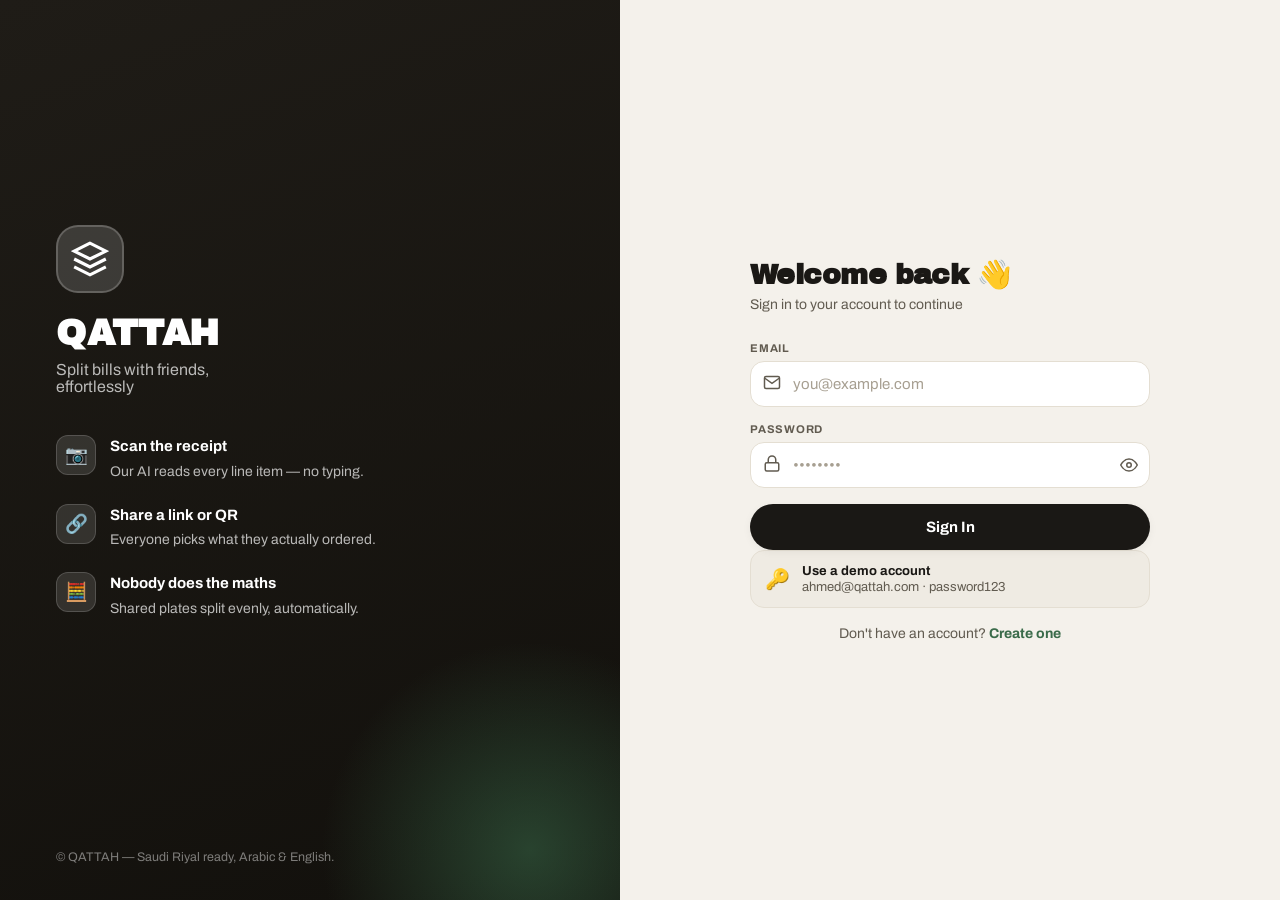
<file: login.html>
<!DOCTYPE html>
<html lang="en">
<head>
  <meta charset="UTF-8">
  <meta name="viewport" content="width=device-width,initial-scale=1,viewport-fit=cover">
  <meta name="theme-color" content="#F4F1EB">
  <title>Login — QATTAH</title>
  <link rel="stylesheet" href="assets/css/style.css">
</head>
<body>
  <div class="auth-page" id="auth-page">

    <!-- ── Brand panel: a header on phones, a full column on desktop ── -->
    <aside class="auth-top">
      <div class="auth-brand">
        <div class="auth-logo-wrap">
          <svg viewBox="0 0 24 24" fill="none" stroke="white" stroke-width="2">
            <path d="M12 2L2 7l10 5 10-5-10-5z"/>
            <path d="M2 17l10 5 10-5"/>
            <path d="M2 12l10 5 10-5"/>
          </svg>
        </div>
        <div class="auth-app-name">QATTAH</div>
        <div class="auth-app-tag">Split bills with friends, effortlessly</div>
      </div>

      <!-- Desktop-only: fills the empty half with something useful -->
      <ul class="auth-points">
        <li>
          <span class="auth-point-ic">📷</span>
          <span><strong>Scan the receipt</strong>Our AI reads every line item — no typing.</span>
        </li>
        <li>
          <span class="auth-point-ic">🔗</span>
          <span><strong>Share a link or QR</strong>Everyone picks what they actually ordered.</span>
        </li>
        <li>
          <span class="auth-point-ic">🧮</span>
          <span><strong>Nobody does the maths</strong>Shared plates split evenly, automatically.</span>
        </li>
      </ul>

      <p class="auth-foot-note">© QATTAH — Saudi Riyal ready, Arabic &amp; English.</p>
    </aside>

    <!-- ── Form column ─────────────────────────────────────────── -->
    <main class="auth-form-wrap">
      <div class="auth-form-inner">
        <h2 class="auth-form-title">Welcome back 👋</h2>
        <p class="auth-form-sub">Sign in to your account to continue</p>

        <!-- Google first: it's one tap, so it shouldn't be the afterthought
             below the form. Removed entirely if no Client ID is configured. -->
        <div class="g-block hidden">
          <div id="g-btn" class="g-btn"></div>
          <div class="auth-divider">or use your email</div>
        </div>

        <form id="login-form" novalidate>
          <div class="form-group">
            <label class="form-label" for="email">Email</label>
            <div class="input-wrap">
              <div class="input-icon">
                <svg viewBox="0 0 24 24" fill="none" stroke="currentColor" stroke-width="2">
                  <path d="M4 4h16c1.1 0 2 .9 2 2v12c0 1.1-.9 2-2 2H4c-1.1 0-2-.9-2-2V6c0-1.1.9-2 2-2z"/>
                  <polyline points="22,6 12,13 2,6"/>
                </svg>
              </div>
              <input class="form-control" id="email" type="email" name="email"
                autocomplete="email" placeholder="you@example.com" required>
            </div>
            <div class="form-error hidden" id="email-error"></div>
          </div>

          <div class="form-group">
            <label class="form-label" for="password">Password</label>
            <div class="input-wrap">
              <div class="input-icon">
                <svg viewBox="0 0 24 24" fill="none" stroke="currentColor" stroke-width="2">
                  <rect x="3" y="11" width="18" height="11" rx="2"/>
                  <path d="M7 11V7a5 5 0 0 1 10 0v4"/>
                </svg>
              </div>
              <input class="form-control" id="password" type="password" name="password"
                autocomplete="current-password" placeholder="••••••••" required>
              <button type="button" class="input-eye" id="toggle-pw" aria-label="Show password">
                <svg id="eye-icon" viewBox="0 0 24 24" fill="none" stroke="currentColor" stroke-width="2">
                  <path d="M1 12s4-8 11-8 11 8 11 8-4 8-11 8-11-8-11-8z"/>
                  <circle cx="12" cy="12" r="3"/>
                </svg>
              </button>
            </div>
            <div class="form-error hidden" id="pw-error"></div>
          </div>

          <div class="form-error hidden" id="form-error" style="margin-bottom:12px"></div>

          <button type="submit" class="btn btn-primary btn-block" id="submit-btn">
            <span class="btn-text">Sign In</span>
          </button>
        </form>

        <!-- Demo credentials hint — one tap to fill -->
        <button type="button" class="auth-demo" id="demo-fill">
          <span class="auth-demo-ic">🔑</span>
          <span class="auth-demo-txt">
            <strong>Use a demo account</strong>
            ahmed@qattah.com · password123
          </span>
        </button>

        <p class="auth-switch">
          Don't have an account? <a href="register.html">Create one</a>
        </p>
      </div>
    </main>

  </div>

  <div id="toast-area" class="toast-area"></div>

  <script src="assets/js/google-signin.js"></script>
  <script>
    // Apply saved theme
    const theme = localStorage.getItem('theme') || 'light';
    document.documentElement.setAttribute('data-theme', theme);

    // Toggle password visibility
    document.getElementById('toggle-pw').addEventListener('click', function() {
      const pw = document.getElementById('password');
      const icon = document.getElementById('eye-icon');
      if (pw.type === 'password') {
        pw.type = 'text';
        icon.innerHTML = '<path d="M17.94 17.94A10.07 10.07 0 0 1 12 20c-7 0-11-8-11-8a18.45 18.45 0 0 1 5.06-5.94M9.9 4.24A9.12 9.12 0 0 1 12 4c7 0 11 8 11 8a18.5 18.5 0 0 1-2.16 3.19m-6.72-1.07a3 3 0 1 1-4.24-4.24"/><line x1="1" y1="1" x2="23" y2="23"/>';
      } else {
        pw.type = 'password';
        icon.innerHTML = '<path d="M1 12s4-8 11-8 11 8 11 8-4 8-11 8-11-8-11-8z"/><circle cx="12" cy="12" r="3"/>';
      }
    });

    // Demo account — fill the form so it can be reviewed in one tap
    document.getElementById('demo-fill').addEventListener('click', function() {
      document.getElementById('email').value    = 'ahmed@qattah.com';
      document.getElementById('password').value = 'password123';
      document.getElementById('email').focus();
    });

    // Sign in with Google — One Tap enabled here so a returning user can
    // land straight in the app without touching the form at all.
    window.GoogleSignIn?.mount({
      oneTap   : true,
      onSuccess: () => { window.location.href = safeRedirect() || 'index.html'; },
    });

    // Returns a safe same-origin redirect target from ?redirect=, or null.
    function safeRedirect() {
      const raw = new URLSearchParams(location.search).get('redirect');
      if (!raw) return null;
      try {
        const url = new URL(raw, location.href);
        return url.origin === location.origin ? url.href : null;
      } catch (_) { return null; }
    }

    // Toast helper
    function showToast(msg, type='error') {
      const area = document.getElementById('toast-area');
      const el   = document.createElement('div');
      el.className = `toast ${type}`;
      el.textContent = msg;
      area.appendChild(el);
      setTimeout(() => { el.classList.add('hiding'); setTimeout(()=>el.remove(),350); }, 3500);
    }

    // Form submit
    document.getElementById('login-form').addEventListener('submit', async function(e) {
      e.preventDefault();
      const btn   = document.getElementById('submit-btn');
      const email = document.getElementById('email').value.trim();
      const pw    = document.getElementById('password').value;

      if (!email) { showToast('Email is required'); return; }
      if (!pw)    { showToast('Password is required'); return; }

      btn.classList.add('loading');
      btn.disabled = true;

      try {
        const res  = await fetch('api/auth/login.php', {
          method:'POST',
          credentials:'include',
          headers:{'Content-Type':'application/json'},
          body: JSON.stringify({ email, password: pw })
        });
        const data = await res.json();
        if (!data.success) { showToast(data.message || 'Login failed'); return; }
        // They chose to sign in again — let One Tap help next time.
        try { localStorage.removeItem('qattah_signed_out'); } catch (_) {}
        window.location.href = safeRedirect() || 'index.html';
      } catch(_) {
        showToast('Network error — is the server running?');
      } finally {
        btn.classList.remove('loading');
        btn.disabled = false;
      }
    });
  </script>
</body>
</html>
</file>
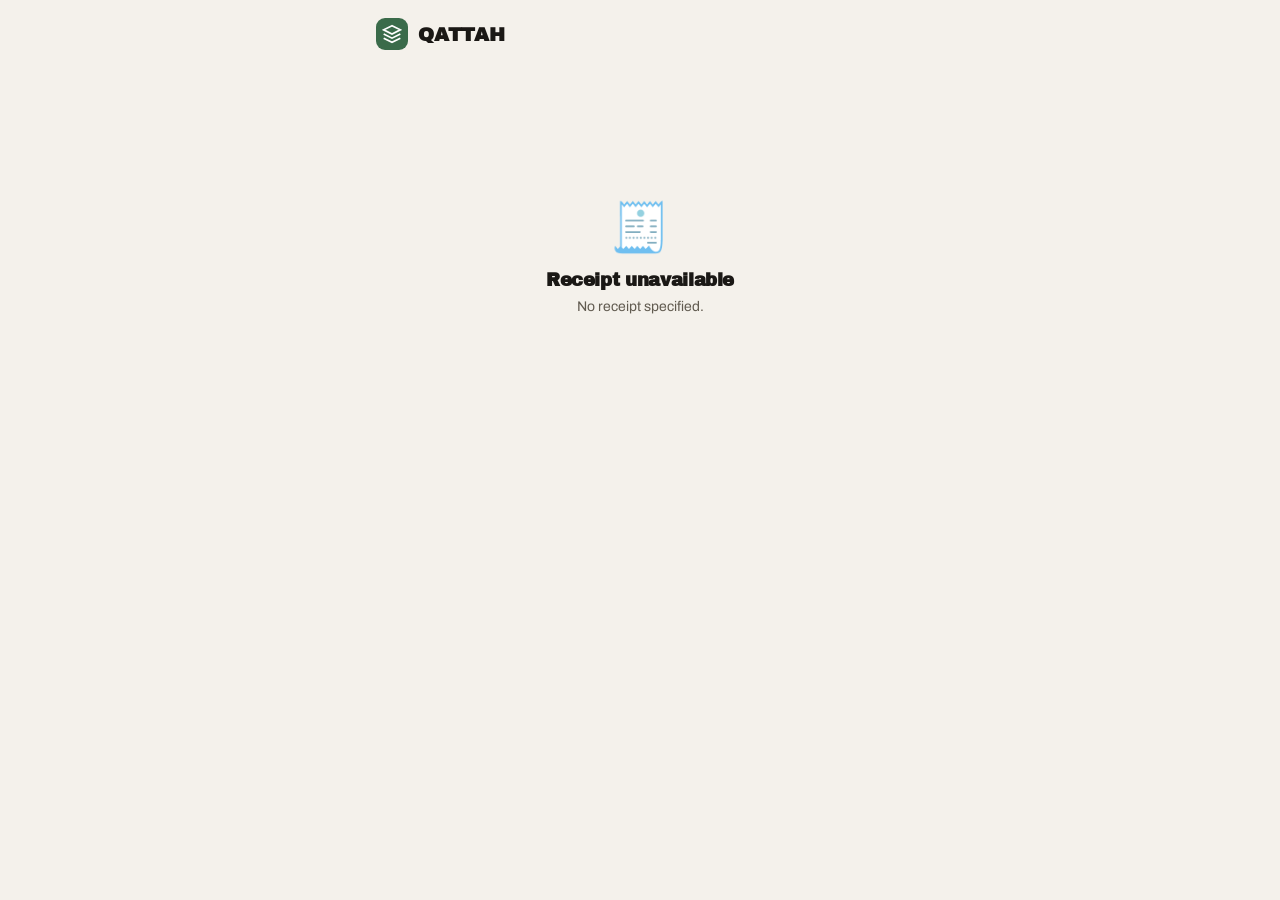
<file: receipt.html>
<!DOCTYPE html>
<html lang="en" data-theme="light">
<head>
  <meta charset="UTF-8">
  <meta name="viewport" content="width=device-width,initial-scale=1,viewport-fit=cover">
  <meta name="theme-color" content="#F4F1EB">
  <title>Shared Receipt — QATTAH</title>
  <link rel="stylesheet" href="assets/css/style.css">
  <style>
    body { display:flex; justify-content:center; background:var(--bg); }
    .receipt-page { width:100%; max-width:560px; min-height:100vh; padding:0 0 40px; }
  </style>
</head>
<body>
  <div class="receipt-page" id="r-root">
    <div class="loading-center"><div class="spinner"></div></div>
  </div>

  <div id="toast-area" class="toast-area"></div>

  <script>
    // Apply saved theme immediately (matches the rest of the app).
    (function () {
      const t = localStorage.getItem('theme') || 'light';
      document.documentElement.setAttribute('data-theme', t);
    })();
  </script>
  <script src="assets/js/api.js"></script>
  <script src="assets/js/google-signin.js"></script>
  <script src="assets/js/receipt-share.js"></script>
</body>
</html>
</file>
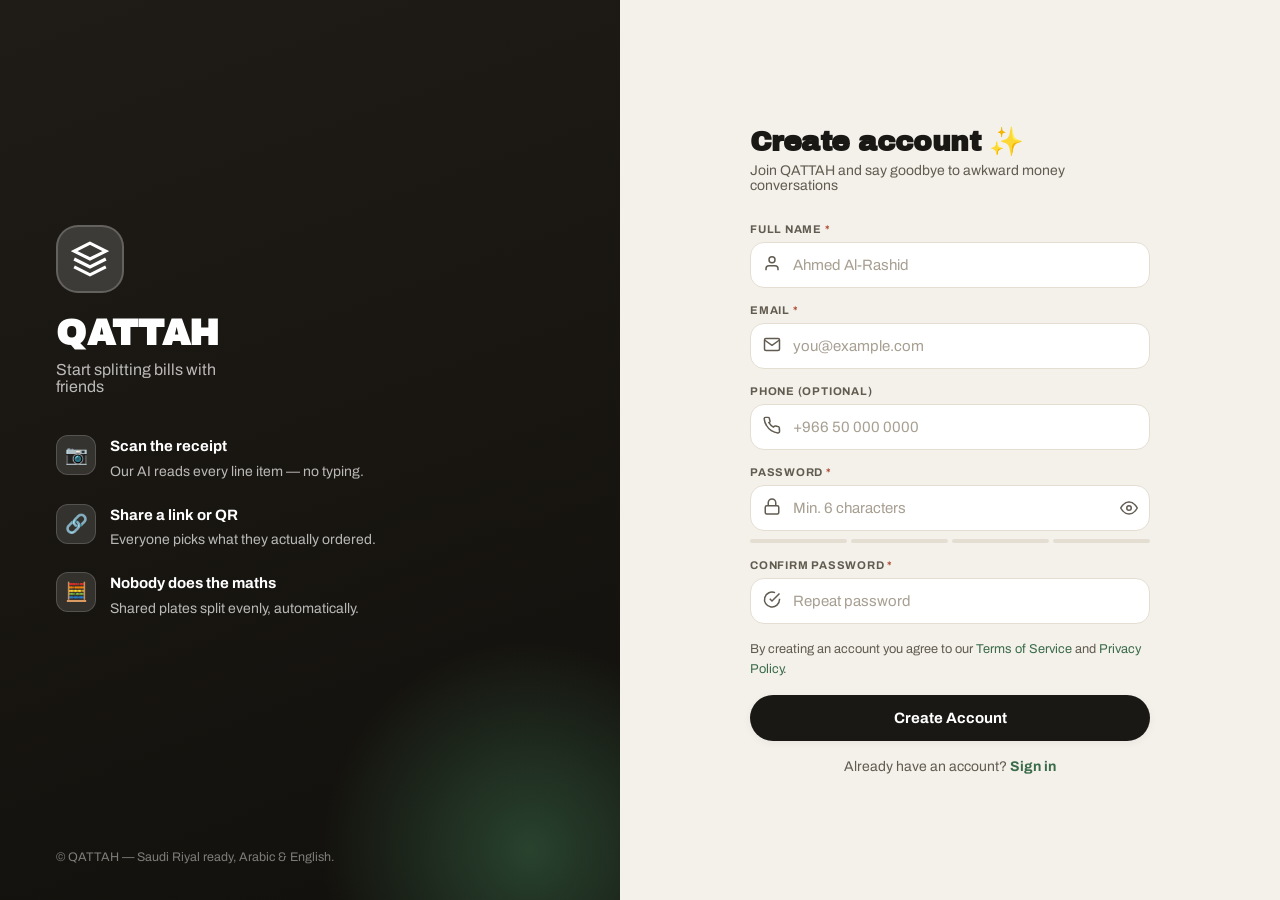
<file: register.html>
<!DOCTYPE html>
<html lang="en">
<head>
  <meta charset="UTF-8">
  <meta name="viewport" content="width=device-width,initial-scale=1,viewport-fit=cover">
  <meta name="theme-color" content="#F4F1EB">
  <title>Register — QATTAH</title>
  <link rel="stylesheet" href="assets/css/style.css">
</head>
<body>
  <div class="auth-page">
    <!-- ── Brand panel: a header on phones, a full column on desktop ── -->
    <aside class="auth-top">
      <div class="auth-brand">
        <div class="auth-logo-wrap">
          <svg viewBox="0 0 24 24" fill="none" stroke="white" stroke-width="2">
            <path d="M12 2L2 7l10 5 10-5-10-5z"/>
            <path d="M2 17l10 5 10-5"/>
            <path d="M2 12l10 5 10-5"/>
          </svg>
        </div>
        <div class="auth-app-name">QATTAH</div>
        <div class="auth-app-tag">Start splitting bills with friends</div>
      </div>

      <ul class="auth-points">
        <li>
          <span class="auth-point-ic">📷</span>
          <span><strong>Scan the receipt</strong>Our AI reads every line item — no typing.</span>
        </li>
        <li>
          <span class="auth-point-ic">🔗</span>
          <span><strong>Share a link or QR</strong>Everyone picks what they actually ordered.</span>
        </li>
        <li>
          <span class="auth-point-ic">🧮</span>
          <span><strong>Nobody does the maths</strong>Shared plates split evenly, automatically.</span>
        </li>
      </ul>

      <p class="auth-foot-note">© QATTAH — Saudi Riyal ready, Arabic &amp; English.</p>
    </aside>

    <main class="auth-form-wrap">
      <div class="auth-form-inner">
      <h2 class="auth-form-title">Create account ✨</h2>
      <p class="auth-form-sub">Join QATTAH and say goodbye to awkward money conversations</p>

      <!-- One tap and there is no form to fill in at all. Removed entirely
           if no Google Client ID is configured. -->
      <div class="g-block hidden">
        <div id="g-btn" class="g-btn"></div>
        <div class="auth-divider">or sign up with your email</div>
      </div>

      <form id="register-form" novalidate>

        <div class="form-group">
          <label class="form-label" for="name">Full Name <span class="req">*</span></label>
          <div class="input-wrap">
            <div class="input-icon">
              <svg viewBox="0 0 24 24" fill="none" stroke="currentColor" stroke-width="2">
                <path d="M20 21v-2a4 4 0 0 0-4-4H8a4 4 0 0 0-4 4v2"/>
                <circle cx="12" cy="7" r="4"/>
              </svg>
            </div>
            <input class="form-control" id="name" name="name" type="text"
              autocomplete="name" placeholder="Ahmed Al-Rashid" required>
          </div>
          <div class="form-error hidden" id="name-error"></div>
        </div>

        <div class="form-group">
          <label class="form-label" for="email">Email <span class="req">*</span></label>
          <div class="input-wrap">
            <div class="input-icon">
              <svg viewBox="0 0 24 24" fill="none" stroke="currentColor" stroke-width="2">
                <path d="M4 4h16c1.1 0 2 .9 2 2v12c0 1.1-.9 2-2 2H4c-1.1 0-2-.9-2-2V6c0-1.1.9-2 2-2z"/>
                <polyline points="22,6 12,13 2,6"/>
              </svg>
            </div>
            <input class="form-control" id="email" name="email" type="email"
              autocomplete="email" placeholder="you@example.com" required>
          </div>
          <div class="form-error hidden" id="email-error"></div>
        </div>

        <div class="form-group">
          <label class="form-label" for="phone">Phone (optional)</label>
          <div class="input-wrap">
            <div class="input-icon">
              <svg viewBox="0 0 24 24" fill="none" stroke="currentColor" stroke-width="2">
                <path d="M22 16.92v3a2 2 0 0 1-2.18 2 19.79 19.79 0 0 1-8.63-3.07A19.5 19.5 0 0 1 4.69 12 19.79 19.79 0 0 1 1.61 3.18 2 2 0 0 1 3.6 1h3a2 2 0 0 1 2 1.72c.127.96.361 1.903.7 2.81a2 2 0 0 1-.45 2.11L7.91 8.09a16 16 0 0 0 6 6l.95-.95a2 2 0 0 1 2.11-.45c.907.339 1.85.573 2.81.7A2 2 0 0 1 21.73 16c-.008.306-.008.614 0 .92z"/>
              </svg>
            </div>
            <input class="form-control" id="phone" name="phone" type="tel"
              autocomplete="tel" placeholder="+966 50 000 0000">
          </div>
        </div>

        <div class="form-group">
          <label class="form-label" for="password">Password <span class="req">*</span></label>
          <div class="input-wrap">
            <div class="input-icon">
              <svg viewBox="0 0 24 24" fill="none" stroke="currentColor" stroke-width="2">
                <rect x="3" y="11" width="18" height="11" rx="2"/>
                <path d="M7 11V7a5 5 0 0 1 10 0v4"/>
              </svg>
            </div>
            <input class="form-control" id="password" name="password" type="password"
              autocomplete="new-password" placeholder="Min. 6 characters" required>
            <button type="button" class="input-eye" id="toggle-pw">
              <svg id="eye-icon" viewBox="0 0 24 24" fill="none" stroke="currentColor" stroke-width="2">
                <path d="M1 12s4-8 11-8 11 8 11 8-4 8-11 8-11-8-11-8z"/>
                <circle cx="12" cy="12" r="3"/>
              </svg>
            </button>
          </div>
          <!-- Strength indicator -->
          <div id="pw-strength-bar" style="display:flex;gap:4px;margin-top:8px">
            <div id="s1" style="height:4px;flex:1;border-radius:2px;background:var(--border);transition:background .3s"></div>
            <div id="s2" style="height:4px;flex:1;border-radius:2px;background:var(--border);transition:background .3s"></div>
            <div id="s3" style="height:4px;flex:1;border-radius:2px;background:var(--border);transition:background .3s"></div>
            <div id="s4" style="height:4px;flex:1;border-radius:2px;background:var(--border);transition:background .3s"></div>
          </div>
          <div class="form-error hidden" id="pw-error"></div>
        </div>

        <div class="form-group">
          <label class="form-label" for="confirm">Confirm Password <span class="req">*</span></label>
          <div class="input-wrap">
            <div class="input-icon">
              <svg viewBox="0 0 24 24" fill="none" stroke="currentColor" stroke-width="2">
                <path d="M22 11.08V12a10 10 0 1 1-5.93-9.14"/>
                <polyline points="22 4 12 14.01 9 11.01"/>
              </svg>
            </div>
            <input class="form-control" id="confirm" name="confirm" type="password"
              autocomplete="new-password" placeholder="Repeat password" required>
          </div>
          <div class="form-error hidden" id="confirm-error"></div>
        </div>

        <!-- Terms -->
        <div style="font-size:.8rem;color:var(--text-muted);margin-bottom:16px;line-height:1.5">
          By creating an account you agree to our
          <a href="#" style="color:var(--primary)">Terms of Service</a> and
          <a href="#" style="color:var(--primary)">Privacy Policy</a>.
        </div>

        <div class="form-error hidden" id="form-error" style="margin-bottom:12px"></div>

        <button type="submit" class="btn btn-primary btn-block" id="submit-btn">
          <span class="btn-text">Create Account</span>
        </button>
      </form>

      <p class="auth-switch">Already have an account? <a href="login.html">Sign in</a></p>
      </div>
    </main>
  </div>

  <div id="toast-area" class="toast-area"></div>

  <script src="assets/js/google-signin.js"></script>
  <script>
    const theme = localStorage.getItem('theme') || 'light';
    document.documentElement.setAttribute('data-theme', theme);

    // Signing up with Google creates the account outright — no form, no
    // password to invent. One Tap stays off here: it's presumptuous on a
    // page someone opened specifically to fill something in.
    window.GoogleSignIn?.mount({
      onSuccess: () => { window.location.href = safeRedirect() || 'index.html'; },
    });

    document.getElementById('toggle-pw').addEventListener('click', function() {
      const pw   = document.getElementById('password');
      const icon = document.getElementById('eye-icon');
      if (pw.type === 'password') {
        pw.type = 'text';
        icon.innerHTML = '<path d="M17.94 17.94A10.07 10.07 0 0 1 12 20c-7 0-11-8-11-8a18.45 18.45 0 0 1 5.06-5.94M9.9 4.24A9.12 9.12 0 0 1 12 4c7 0 11 8 11 8a18.5 18.5 0 0 1-2.16 3.19m-6.72-1.07a3 3 0 1 1-4.24-4.24"/><line x1="1" y1="1" x2="23" y2="23"/>';
      } else {
        pw.type = 'password';
        icon.innerHTML = '<path d="M1 12s4-8 11-8 11 8 11 8-4 8-11 8-11-8-11-8z"/><circle cx="12" cy="12" r="3"/>';
      }
    });

    // Password strength
    document.getElementById('password').addEventListener('input', function() {
      const v = this.value;
      const colors = ['#EF4444','#F59E0B','#10B981','#059669'];
      let score = 0;
      if (v.length >= 6)  score++;
      if (v.length >= 10) score++;
      if (/[A-Z]/.test(v) || /[0-9]/.test(v)) score++;
      if (/[^A-Za-z0-9]/.test(v)) score++;
      ['s1','s2','s3','s4'].forEach((id,i) => {
        document.getElementById(id).style.background = i < score ? colors[score-1] : 'var(--border)';
      });
    });

    function showToast(msg, type='error') {
      const area = document.getElementById('toast-area');
      const el   = document.createElement('div');
      el.className = `toast ${type}`;
      el.textContent = msg;
      area.appendChild(el);
      setTimeout(() => { el.classList.add('hiding'); setTimeout(()=>el.remove(),350); }, 3500);
    }

    // Returns a safe same-origin redirect target from ?redirect=, or null.
    function safeRedirect() {
      const raw = new URLSearchParams(location.search).get('redirect');
      if (!raw) return null;
      try {
        const url = new URL(raw, location.href);
        return url.origin === location.origin ? url.href : null;
      } catch (_) { return null; }
    }

    document.getElementById('register-form').addEventListener('submit', async function(e) {
      e.preventDefault();
      const btn     = document.getElementById('submit-btn');
      const name    = document.getElementById('name').value.trim();
      const email   = document.getElementById('email').value.trim();
      const phone   = document.getElementById('phone').value.trim();
      const pw      = document.getElementById('password').value;
      const confirm = document.getElementById('confirm').value;

      if (!name)         { showToast('Name is required'); return; }
      if (!email)        { showToast('Email is required'); return; }
      if (!pw)           { showToast('Password is required'); return; }
      if (pw.length < 6) { showToast('Password must be at least 6 characters'); return; }
      if (pw !== confirm){ showToast('Passwords do not match'); return; }

      btn.classList.add('loading');
      btn.disabled = true;

      try {
        const res  = await fetch('api/auth/register.php', {
          method:'POST', credentials:'include',
          headers:{'Content-Type':'application/json'},
          body: JSON.stringify({ name, email, phone, password: pw })
        });
        const data = await res.json();
        if (!data.success) { showToast(data.message || 'Registration failed'); return; }
        showToast('Account created! Redirecting…', 'success');
        const dest = safeRedirect() || 'index.html';
        setTimeout(() => window.location.href = dest, 1000);
      } catch(_) {
        showToast('Network error — is the server running?');
      } finally {
        btn.classList.remove('loading');
        btn.disabled = false;
      }
    });
  </script>
</body>
</html>
</file>
<file: assets/css/style.css>
/* ============================================================
   QATTAH — Main Stylesheet · v2.0
   Mobile-first · Dark/Light · RTL-ready

   Visual language adapted from the "SplitEasy" Figma Make design:
   a warm cream ground instead of cold grey-white, near-black ink,
   heavy condensed display type, pill buttons, hairline-bordered
   cards with almost no shadow.

   Two deliberate departures from that design:
   1. Its terracotta (#C0563A) and green (#4A7C59) only reach ~3.9:1
      and ~4.2:1 on the cream background — fine for the giant numerals
      they were used for, but failing AA for the small pills and
      labels we also need them in. Both are darkened here to clear
      4.5:1 on cream while keeping the same character.
   2. The design has no dark theme. The dark palette below is derived
      rather than copied: warm charcoals that keep the cream/ink
      relationship, never the cold navy this file used to have.
   ============================================================ */

@import url('https://fonts.googleapis.com/css2?family=Archivo:wght@400;500;600;700&family=Archivo+Black&family=Cairo:wght@400;500;600;700;900&display=swap');

/* ── CSS Custom Properties ─────────────────────────────────── */
:root {
  /* Ink — the design's primary action colour is near-black, not a hue.
     Kept separate from --primary so QATTAH's green identity survives
     in the logo, nav and money-positive states. */
  --ink:        #1A1815;
  --ink-soft:   #2E2A24;

  /* Brand green — darkened from the design's #4A7C59 to 5.4:1 on cream */
  --primary:        #3A6B4A;
  --primary-dark:   #2C5239;
  --primary-light:  #DFE9E1;

  --secondary:      #2E2A24;
  --accent:         #B8761F;
  --accent-dark:    #915B14;

  /* Money semantics — 5.4:1 and 5.2:1 on cream, both AA for small text */
  --success:        #3A6B4A;
  --success-light:  #DFE9E1;
  --warning:        #B8761F;
  --warning-light:  #F6EBD8;
  --danger:         #A8442A;
  --danger-light:   #F6E2DB;
  --info:           #2F5D7C;
  --info-light:     #DEE7ED;

  /* Warm neutral ramp (replaces the cool blue-greys) */
  --white:      #FFFFFF;
  --gray-50:    #FAF8F4;
  --gray-100:   #F4F1EB;
  --gray-200:   #E4DED2;
  --gray-300:   #CFC7B7;
  --gray-400:   #A79F91;
  --gray-500:   #7D7668;
  --gray-600:   #615B50;
  --gray-700:   #443F37;
  --gray-800:   #2E2A24;
  --gray-900:   #1A1815;

  --bg:         #F4F1EB;
  --bg-card:    #FFFFFF;
  --bg-input:   #EFEBE3;
  --text:       #1A1815;
  --text-muted: #615B50;
  --text-light: #A79F91;
  --border:     #E4DED2;
  --divider:    #EDE8DE;

  /* The design leans on hairline borders, not elevation */
  --shadow:     rgba(26,24,21,.05);
  --shadow-md:  rgba(26,24,21,.09);
  --shadow-lg:  rgba(26,24,21,.16);

  --nav-bg:        #FFFFFF;
  --nav-height:    64px;
  --header-height: 60px;

  --radius-sm:  8px;
  --radius:     14px;
  --radius-lg:  20px;
  --radius-xl:  28px;
  --radius-full:9999px;

  --font-display: 'Archivo Black','Archivo',system-ui,-apple-system,'Segoe UI',sans-serif;
  --font-body:    'Archivo',system-ui,-apple-system,'Segoe UI',Roboto,sans-serif;

  --ease:       0.2s ease;
  --ease-slow:  0.35s cubic-bezier(.4,0,.2,1);
}

/* Arabic gets Cairo for both roles — Archivo Black has no Arabic, and
   falling back mid-page would break the heading/body relationship. */
:root:lang(ar),[dir="rtl"]{
  --font-display: 'Cairo',system-ui,sans-serif;
  --font-body:    'Cairo',system-ui,sans-serif;
}

/* ── Dark theme ─────────────────────────────────────────────── */
/* Warm charcoal, not navy: the cream ground dims rather than turning
   blue, so the design's warmth survives the switch. */
[data-theme="dark"] {
  --ink:        #F2EEE5;          /* black pills invert to cream ones */
  --ink-soft:   #D8D2C5;

  --primary:        #6FA982;      /* lifted for contrast on dark */
  --primary-dark:   #558B67;
  --primary-light:  rgba(111,169,130,.16);

  --success:        #6FA982;
  --success-light:  rgba(111,169,130,.16);
  --warning:        #D9A038;
  --warning-light:  rgba(217,160,56,.16);
  --danger:         #E08163;
  --danger-light:   rgba(224,129,99,.16);
  --info:           #7FAFD0;
  --info-light:     rgba(127,175,208,.16);

  --bg:         #16140F;
  --bg-card:    #211E18;
  --bg-input:   #2B2721;
  --text:       #F2EEE5;
  --text-muted: #A79F91;
  --text-light: #7D7668;
  --border:     #332E26;
  --divider:    #262119;
  --shadow:     rgba(0,0,0,.40);
  --shadow-md:  rgba(0,0,0,.52);
  --shadow-lg:  rgba(0,0,0,.62);
  --nav-bg:     #211E18;
}

/* ── Reset ──────────────────────────────────────────────────── */
*,*::before,*::after{box-sizing:border-box;margin:0;padding:0}
html{font-size:16px;-webkit-tap-highlight-color:transparent;scroll-behavior:smooth}
body{
  font-family:var(--font-body);
  background:var(--bg);color:var(--text);min-height:100vh;overflow-x:hidden;
  -webkit-font-smoothing:antialiased;
  transition:background var(--ease-slow),color var(--ease-slow);
}
[lang="ar"],[dir="rtl"],.rtl{
  font-family:var(--font-body);
  direction:rtl;text-align:right;
}

/* ── Display type ────────────────────────────────────────────
   The design's signature: headings in a heavy condensed face, set
   tight, against a quiet body sans. Archivo Black has one weight,
   so weight declarations here are for the fallback stack. */
h1,h2,h3,.display{
  font-family:var(--font-display);
  font-weight:900;
  letter-spacing:-.02em;
  line-height:1.12;
}
/* Cairo is less condensed than Archivo Black; ease the tracking so
   Arabic headings don't look cramped. */
[dir="rtl"] h1,[dir="rtl"] h2,[dir="rtl"] h3,[dir="rtl"] .display{
  letter-spacing:0;
}

/* Money figures: the design sets these large, heavy and tight. */
.figure{
  font-family:var(--font-display);
  font-weight:900;
  letter-spacing:-.03em;
  font-variant-numeric:tabular-nums;
}
::-webkit-scrollbar{width:4px;height:4px}
::-webkit-scrollbar-thumb{background:var(--gray-300);border-radius:2px}
a{color:var(--primary);text-decoration:none}
img{max-width:100%;display:block}
button,input,select,textarea{font-family:inherit}

/* ── App shell ──────────────────────────────────────────────── */
#app{
  max-width:480px;margin:0 auto;min-height:100vh;
  position:relative;background:var(--bg);
}
.page-content{
  padding-bottom:calc(var(--nav-height) + 20px);
  min-height:calc(100vh - var(--header-height));
}

/* ── Header ─────────────────────────────────────────────────── */
/* The design's header sits on the page ground, not on a raised white
   bar — so the header takes --bg and loses its shadow. */
.app-header{
  position:sticky;top:0;z-index:100;
  background:var(--bg);border-bottom:1px solid var(--border);
  height:var(--header-height);
  display:flex;align-items:center;justify-content:space-between;
  padding:0 16px;
  transition:background var(--ease-slow),border-color var(--ease-slow);
}
/* Wordmark in the display face, in ink — the design sets its brand as
   type, not as a coloured logo. The mark keeps QATTAH's green. */
.header-logo{
  display:flex;align-items:center;gap:9px;
  font-family:var(--font-display);
  font-size:1.3rem;font-weight:900;color:var(--text);letter-spacing:-.01em;
  cursor:pointer;
}
.header-logo-icon{
  width:32px;height:32px;background:var(--primary);
  border-radius:9px;display:flex;align-items:center;justify-content:center;
}
.header-logo-icon svg{width:20px;height:20px;color:#fff}
.header-actions{display:flex;align-items:center;gap:2px}

.icon-btn{
  width:40px;height:40px;border-radius:var(--radius-full);
  border:none;background:transparent;cursor:pointer;
  display:flex;align-items:center;justify-content:center;
  color:var(--text);position:relative;
  transition:background var(--ease);
}
.icon-btn:hover{background:var(--bg-input)}
.icon-btn:active{background:var(--border)}
.icon-btn svg{width:22px;height:22px}

.badge{
  position:absolute;top:4px;right:4px;
  min-width:18px;height:18px;
  background:var(--danger);color:#fff;
  border-radius:var(--radius-full);
  font-size:.65rem;font-weight:700;
  display:flex;align-items:center;justify-content:center;
  padding:0 4px;border:2px solid var(--bg-card);
}
.badge[data-count="0"],.badge.hidden{display:none!important}

/* ── Page title bar ─────────────────────────────────────────── */
.page-title-bar{
  padding:18px 16px 10px;
  display:flex;align-items:center;justify-content:space-between;
}
/* "Your Overview" / "Your Groups" scale from the design */
.page-title-bar h2{font-size:1.75rem}
.page-title-bar p{font-size:.8125rem;color:var(--text-muted);margin-top:4px}

/* ── Bottom Navigation ──────────────────────────────────────── */
.bottom-nav{
  position:fixed;bottom:0;left:50%;transform:translateX(-50%);
  width:100%;max-width:480px;
  height:var(--nav-height);
  background:var(--nav-bg);border-top:1px solid var(--border);
  display:flex;align-items:center;justify-content:space-around;
  z-index:100;box-shadow:0 -2px 16px var(--shadow);
  padding:0 8px;padding-bottom:env(safe-area-inset-bottom);
  transition:background var(--ease-slow);
}
@supports(padding:max(0px)){
  .bottom-nav{height:calc(var(--nav-height) + env(safe-area-inset-bottom,0px));padding-bottom:env(safe-area-inset-bottom,0px)}
  .page-content{padding-bottom:calc(var(--nav-height) + env(safe-area-inset-bottom,0px) + 20px)}
}

.nav-item{
  flex:1;display:flex;flex-direction:column;align-items:center;justify-content:center;
  gap:4px;height:100%;border:none;background:transparent;cursor:pointer;
  color:var(--text-light);font-size:.65rem;font-weight:600;
  text-transform:none;letter-spacing:0;
  transition:color var(--ease);position:relative;padding:0;
}
.nav-item svg{width:22px;height:22px;transition:transform var(--ease)}
/* Active state is ink, matching the design's black-on-cream emphasis */
.nav-item.active{color:var(--text);font-weight:700}
.nav-item.active svg{transform:scale(1.06)}
.nav-item:active svg{transform:scale(.9)}
.nav-item.active::after{
  content:'';position:absolute;top:6px;width:4px;height:4px;
  background:var(--primary);border-radius:50%;
}

/* FAB in nav — flat ink pill, no gradient or coloured glow */
.nav-fab-wrap{flex:1;display:flex;align-items:center;justify-content:center;height:100%}
.nav-fab-btn{
  width:54px;height:54px;
  background:var(--ink);
  border-radius:var(--radius-full);border:none;cursor:pointer;
  display:flex;align-items:center;justify-content:center;
  box-shadow:0 4px 16px var(--shadow-md);
  transition:transform var(--ease),box-shadow var(--ease),background var(--ease);
}
.nav-fab-btn:hover{background:var(--ink-soft);box-shadow:0 6px 22px var(--shadow-lg)}
.nav-fab-btn:active{transform:scale(.9)}
.nav-fab-btn svg{width:26px;height:26px;color:var(--bg-card)}

/* ── Cards ───────────────────────────────────────────────────── */
/* The design defines cards with a hairline and a whisper of shadow,
   letting the white sit against cream rather than float above it. */
.card{
  background:var(--bg-card);border-radius:var(--radius);
  border:1px solid var(--border);
  box-shadow:0 1px 2px var(--shadow);overflow:hidden;
}
.card-p{padding:18px}
.card-interactive{
  transition:transform var(--ease),box-shadow var(--ease),border-color var(--ease);
  cursor:pointer;
}
.card-interactive:hover{border-color:var(--gray-300);box-shadow:0 4px 14px var(--shadow)}
.card-interactive:active{transform:scale(.985)}

/* ── Section header ─────────────────────────────────────────── */
.section-header{
  display:flex;align-items:center;justify-content:space-between;
  padding:16px 16px 8px;
}
.section-title{font-family:var(--font-display);font-size:1.05rem;font-weight:900;letter-spacing:-.01em;color:var(--text)}
.section-link{
  font-size:.8125rem;color:var(--primary);font-weight:600;
  background:none;border:none;cursor:pointer;padding:0;
}

/* ── Dashboard: hero balance card ──────────────────────────── */
/* One ink anchor card carrying the number people open the app to see.
   The design has no gradients or decorative blobs — a flat dark field
   with a very large figure does the work. */
.hero-card{
  margin:14px 16px;padding:24px;
  background:var(--ink);
  border-radius:var(--radius-lg);color:var(--bg-card);
  position:relative;overflow:hidden;
}
.hero-label{
  font-size:.7rem;letter-spacing:.08em;text-transform:uppercase;
  opacity:.62;margin-bottom:8px;font-weight:700;
}
[dir="rtl"] .hero-label{letter-spacing:0;text-transform:none;font-size:.8rem}
.hero-amount{
  font-family:var(--font-display);font-size:2.6rem;font-weight:900;
  letter-spacing:-.035em;margin-bottom:6px;line-height:1;
  font-variant-numeric:tabular-nums;
  /* SAR strings are far wider than "$45.20" — let the figure shrink
     rather than spill out of the card. */
  overflow-wrap:anywhere;
}
.hero-sub{font-size:.8rem;opacity:.65}
.hero-row{display:flex;gap:10px;margin-top:20px}
.hero-stat{
  flex:1;min-width:0;
  background:rgba(255,255,255,.07);border:1px solid rgba(255,255,255,.10);
  border-radius:var(--radius-sm);padding:12px 13px;
}
[data-theme="dark"] .hero-stat{background:rgba(0,0,0,.22);border-color:rgba(255,255,255,.07)}
.hero-stat-label{font-size:.65rem;opacity:.62;letter-spacing:.06em;text-transform:uppercase;font-weight:700}
[dir="rtl"] .hero-stat-label{letter-spacing:0;text-transform:none;font-size:.75rem}
.hero-stat-val{
  font-family:var(--font-display);font-size:1.0625rem;font-weight:900;
  margin-top:4px;letter-spacing:-.02em;white-space:nowrap;
  overflow:hidden;text-overflow:ellipsis;
}

/* ── Balance chips ──────────────────────────────────────────── */
.balance-row{display:grid;grid-template-columns:1fr 1fr;gap:10px;padding:0 16px 14px}
.balance-chip{
  padding:14px;border-radius:var(--radius);
}
.balance-chip.green{background:linear-gradient(135deg,#D1FAE5,#A7F3D0)}
.balance-chip.amber{background:linear-gradient(135deg,#FEF3C7,#FDE68A)}
[data-theme="dark"] .balance-chip.green{background:linear-gradient(135deg,rgba(16,185,129,.2),rgba(16,185,129,.1))}
[data-theme="dark"] .balance-chip.amber{background:linear-gradient(135deg,rgba(245,158,11,.2),rgba(245,158,11,.1))}
.balance-chip-label{font-size:.7rem;font-weight:600;color:var(--text-muted);text-transform:uppercase;letter-spacing:.5px;margin-bottom:6px}
.balance-chip-amount{font-size:1.4rem;font-weight:900;letter-spacing:-.5px}
.balance-chip.green .balance-chip-amount{color:#059669}
.balance-chip.amber .balance-chip-amount{color:#D97706}

/* ── Quick stats ─────────────────────────────────────────────── */
.quick-stats{display:grid;grid-template-columns:repeat(3,1fr);gap:10px;padding:0 16px 14px}
.stat-card{
  background:var(--bg-card);border-radius:var(--radius);padding:16px 10px;
  text-align:center;border:1px solid var(--border);box-shadow:0 1px 2px var(--shadow);
}
.stat-val{font-family:var(--font-display);font-size:1.375rem;font-weight:900;color:var(--text);letter-spacing:-.02em}
.stat-lbl{font-size:.65rem;color:var(--text-muted);margin-top:4px;text-transform:uppercase;letter-spacing:.06em;font-weight:700}
[dir="rtl"] .stat-lbl{letter-spacing:0;text-transform:none;font-size:.75rem}

/* ── Bill list items ─────────────────────────────────────────── */
.bills-list{display:flex;flex-direction:column;gap:8px;padding:0 16px 10px}
/* Activity rows in the design are white pills on cream with a hairline
   and generous padding — the amount pinned right and never truncated. */
.bill-item{
  background:var(--bg-card);border-radius:var(--radius);
  padding:15px 16px;display:flex;align-items:center;gap:12px;
  border:1px solid var(--border);
  box-shadow:0 1px 2px var(--shadow);cursor:pointer;
  transition:transform var(--ease),box-shadow var(--ease),border-color var(--ease);
}
.bill-item:hover{border-color:var(--gray-300);box-shadow:0 4px 14px var(--shadow)}
.bill-item:active{transform:scale(.985)}
.bill-cat-icon{
  width:44px;height:44px;border-radius:var(--radius);
  display:flex;align-items:center;justify-content:center;
  font-size:1.25rem;flex-shrink:0;
}
.bill-info{flex:1;min-width:0}
.bill-title{font-size:.9375rem;font-weight:700;white-space:nowrap;overflow:hidden;text-overflow:ellipsis}
.bill-meta{font-size:.775rem;color:var(--text-muted);margin-top:2px}
/* flex-shrink:0 + white-space guard: the money must survive any width.
   The reference design clipped these off-screen on mobile. */
.bill-right{text-align:right;flex-shrink:0;white-space:nowrap}
[dir="rtl"] .bill-right{text-align:left}
.bill-amount{font-family:var(--font-display);font-size:1rem;font-weight:900;letter-spacing:-.02em}
.bill-you{font-size:.75rem;margin-top:2px;font-weight:600}
.bill-you.owe    {color:var(--danger)}
.bill-you.lent   {color:var(--success)}
.bill-you.settled{color:var(--text-light)}

/* ── People balances row ────────────────────────────────────── */
.people-list{display:flex;flex-direction:column;gap:0;padding:0 16px}
.person-row{
  display:flex;align-items:center;gap:12px;
  padding:12px 0;border-bottom:1px solid var(--divider);
}
.person-row:last-child{border-bottom:none}
/* Pastel circle with dark initials, per the design's member stacks.
   avatarEl() in app.js overrides the background per-person; this is the
   default and the colour set it picks from lives there too. */
.person-avatar{
  width:40px;height:40px;border-radius:50%;flex-shrink:0;
  background:var(--primary-light);
  color:var(--primary-dark);font-weight:700;font-size:.8125rem;
  display:flex;align-items:center;justify-content:center;overflow:hidden;
}
.person-avatar img{width:100%;height:100%;object-fit:cover}
.person-name{font-size:.9375rem;font-weight:600;flex:1}
.person-amount{font-size:.9375rem;font-weight:800}
.person-amount.owe {color:var(--danger)}
.person-amount.lent{color:var(--success)}
.settle-btn{
  padding:8px 14px;background:var(--ink);color:var(--bg-card);
  border:none;border-radius:var(--radius-full);font-size:.75rem;font-weight:700;
  cursor:pointer;transition:background var(--ease);min-height:34px;
}
.settle-btn:hover{background:var(--ink-soft)}

/* ── Groups grid ─────────────────────────────────────────────
   The design runs 1 column on mobile, 2 on tablet, 3 on desktop.
   One column on phones gives the name and balance room to breathe
   instead of squeezing two cards across ~340px. */
.groups-grid{display:grid;grid-template-columns:1fr;gap:12px;padding:0 16px 14px}
@media(min-width:560px){.groups-grid{grid-template-columns:1fr 1fr}}
@media(min-width:900px){.groups-grid{grid-template-columns:repeat(3,1fr);gap:16px}}
.group-card{
  background:var(--bg-card);border-radius:var(--radius);padding:18px;
  border:1px solid var(--border);
  box-shadow:0 1px 2px var(--shadow);cursor:pointer;
  transition:transform var(--ease),box-shadow var(--ease),border-color var(--ease);
}
.group-card:hover{border-color:var(--gray-300);box-shadow:0 4px 14px var(--shadow)}
.group-card:active{transform:scale(.985)}
.group-emoji{font-size:1.6rem;margin-bottom:10px;display:block}
.group-name{
  font-family:var(--font-display);font-size:1.0625rem;font-weight:900;
  letter-spacing:-.01em;color:var(--text);margin-bottom:6px;
  white-space:nowrap;overflow:hidden;text-overflow:ellipsis;
}
.group-meta{font-size:.75rem;color:var(--text-muted)}

/* Balance as a tinted pill, the design's group-card treatment. The
   tints are the AA-safe ones, so this reads at small sizes. */
.group-balance{
  margin-top:12px;font-size:.75rem;font-weight:700;
  display:inline-block;padding:5px 10px;border-radius:var(--radius-full);
}
.group-balance.positive{color:var(--success);background:var(--success-light)}
.group-balance.negative{color:var(--danger); background:var(--danger-light)}
.group-balance.neutral {color:var(--text-muted);background:var(--bg-input)}
.group-card-add{
  background:transparent;border:1.5px dashed var(--gray-300);
  display:flex;flex-direction:column;align-items:center;justify-content:center;
  gap:8px;color:var(--text-muted);min-height:120px;box-shadow:none;
}
.group-card-add:hover{border-color:var(--text-muted);color:var(--text)}
.group-card-add svg{width:28px;height:28px}
.group-card-add span{font-size:.875rem;font-weight:600}

/* ── Profile hero ────────────────────────────────────────────── */
.profile-hero{
  background:linear-gradient(135deg,#064E3B,var(--primary));
  padding:36px 20px 28px;display:flex;flex-direction:column;align-items:center;gap:10px;
}
.profile-avatar-wrap{position:relative}
.profile-avatar{
  width:82px;height:82px;border-radius:50%;
  border:3px solid rgba(255,255,255,.4);
  background:rgba(255,255,255,.2);color:#fff;
  font-size:1.75rem;font-weight:800;
  display:flex;align-items:center;justify-content:center;overflow:hidden;
}
.profile-avatar img{width:100%;height:100%;object-fit:cover}
.avatar-edit-btn{
  position:absolute;bottom:0;right:0;
  width:26px;height:26px;background:var(--accent);border-radius:50%;border:2px solid #fff;
  display:flex;align-items:center;justify-content:center;cursor:pointer;
}
.avatar-edit-btn svg{width:12px;height:12px;color:#fff}
.profile-name{font-size:1.25rem;font-weight:800;color:#fff}
.profile-email{font-size:.875rem;color:rgba(255,255,255,.75)}

.settings-list{padding:0 16px}
.settings-section-lbl{
  font-size:.7rem;font-weight:700;color:var(--text-muted);
  text-transform:uppercase;letter-spacing:.9px;padding:20px 0 8px;
}
.settings-item{
  display:flex;align-items:center;justify-content:space-between;
  padding:13px 0;border-bottom:1px solid var(--divider);cursor:pointer;
}
.settings-item:last-child{border-bottom:none}
.settings-item-left{display:flex;align-items:center;gap:12px}
.settings-icon{
  width:36px;height:36px;border-radius:var(--radius-sm);
  display:flex;align-items:center;justify-content:center;
}
.settings-icon svg{width:18px;height:18px}
.settings-lbl{font-size:.9375rem;font-weight:500}
.settings-val{font-size:.8rem;color:var(--text-muted)}
.settings-chevron svg{width:16px;height:16px;color:var(--text-light)}

/* Toggle switch */
.toggle{
  width:44px;height:24px;background:var(--gray-300);border-radius:12px;
  position:relative;cursor:pointer;border:none;
  transition:background var(--ease);flex-shrink:0;
}
.toggle.on{background:var(--primary)}
.toggle::after{
  content:'';position:absolute;top:2px;left:2px;
  width:20px;height:20px;background:#fff;border-radius:50%;
  transition:transform var(--ease);box-shadow:0 1px 3px rgba(0,0,0,.25);
}
.toggle.on::after{transform:translateX(20px)}

/* ── Analytics ───────────────────────────────────────────────── */
.analytics-wrap{padding:0 16px 16px}
.chart-card{
  background:var(--bg-card);border-radius:var(--radius);padding:18px;
  margin-bottom:14px;box-shadow:0 1px 4px var(--shadow);
}
.chart-card-title{font-size:.9375rem;font-weight:700;margin-bottom:14px;color:var(--text)}
canvas{max-width:100%}
.cat-bars{display:flex;flex-direction:column;gap:14px}
.cat-bar-name{display:flex;align-items:center;gap:6px;font-size:.8125rem;font-weight:600}
.cat-bar-row{display:flex;align-items:center;justify-content:space-between;margin-bottom:5px}
.cat-bar-amt{font-size:.8125rem;font-weight:700;color:var(--text)}
.bar-track{height:7px;background:var(--bg-input);border-radius:4px;overflow:hidden}
.bar-fill{height:100%;border-radius:4px;transition:width .9s cubic-bezier(.4,0,.2,1)}

/* ── Forms ───────────────────────────────────────────────────── */
.form-group{margin-bottom:16px}
/* Small-caps labels, matching the design's "YOU OWE" treatment */
.form-label{
  display:block;font-size:.7rem;font-weight:700;color:var(--text-muted);
  margin-bottom:7px;text-transform:uppercase;letter-spacing:.07em;
}
[dir="rtl"] .form-label{letter-spacing:0;text-transform:none;font-size:.8rem}
.form-label .req{color:var(--danger)}
.form-control{
  width:100%;padding:13px 15px;min-height:46px;
  background:var(--bg-card);border:1px solid var(--border);
  border-radius:var(--radius);font-size:.9375rem;color:var(--text);
  font-family:var(--font-body);
  transition:border-color var(--ease),box-shadow var(--ease);outline:none;
  -webkit-appearance:none;appearance:none;
}
.form-control:focus{
  border-color:var(--ink);background:var(--bg-card);
  box-shadow:0 0 0 3px var(--primary-light);
}
.form-control::placeholder{color:var(--text-light)}
.form-control.is-error{border-color:var(--danger);box-shadow:0 0 0 3px var(--danger-light)}
.form-error{font-size:.8rem;color:var(--danger);margin-top:5px}
.form-hint {font-size:.8rem;color:var(--text-muted);margin-top:4px}
select.form-control{
  background-image:url("data:image/svg+xml,%3Csvg xmlns='http://www.w3.org/2000/svg' width='16' height='16' viewBox='0 0 24 24' fill='none' stroke='%23615B50' stroke-width='2'%3E%3Cpath d='M6 9l6 6 6-6'/%3E%3C/svg%3E");
  background-repeat:no-repeat;background-position:right 12px center;padding-right:38px;cursor:pointer;
}
textarea.form-control{resize:vertical;min-height:80px}

/* Input with leading icon */
.input-wrap{position:relative}
.input-wrap .form-control{padding-left:42px}
.input-icon{position:absolute;left:13px;top:50%;transform:translateY(-50%);color:var(--text-muted);pointer-events:none}
.input-icon svg{width:18px;height:18px}
.input-eye{
  position:absolute;right:12px;top:50%;transform:translateY(-50%);
  background:none;border:none;cursor:pointer;color:var(--text-muted);display:flex;padding:0;
}
.input-eye svg{width:18px;height:18px}

/* ── Buttons ─────────────────────────────────────────────────── */
/* Pill buttons, flat fills, no gradients — straight from the design's
   "+ New Group" treatment. Primary is ink, not the brand green. */
.btn{
  display:inline-flex;align-items:center;justify-content:center;gap:8px;
  padding:13px 22px;border-radius:var(--radius-full);font-size:.9375rem;font-weight:700;
  border:1px solid transparent;cursor:pointer;transition:all var(--ease);
  text-decoration:none;font-family:var(--font-body);letter-spacing:0;
  min-height:46px;                       /* comfortably over the 44px target */
  -webkit-tap-highlight-color:transparent;
}
.btn:active{transform:scale(.97)}
.btn:disabled{opacity:.45;cursor:not-allowed;transform:none!important}
.btn svg{width:18px;height:18px}
.btn-block{width:100%}

.btn-primary{
  background:var(--ink);
  color:var(--bg-card);
  box-shadow:0 2px 8px var(--shadow);
}
.btn-primary:hover:not(:disabled){background:var(--ink-soft);box-shadow:0 4px 16px var(--shadow-md)}

.btn-secondary{
  background:transparent;color:var(--text);
  border-color:var(--gray-300);
}
.btn-secondary:hover:not(:disabled){background:var(--bg-input);border-color:var(--text-light)}

.btn-danger{background:var(--danger);color:#fff}
.btn-danger:hover:not(:disabled){filter:brightness(.92)}
.btn-ghost{background:transparent;color:var(--text-muted)}
.btn-ghost:hover:not(:disabled){background:var(--bg-input);color:var(--text)}
.btn-accent{background:var(--accent);color:#fff}

/* Loading spinner in btn — tinted to the button it sits in, since
   primary is now a light-on-dark pill in light mode and the reverse
   in dark mode. */
.btn.loading .btn-text{display:none}
.btn.loading::after{
  content:'';width:17px;height:17px;
  border:2.5px solid currentColor;border-top-color:transparent;opacity:.85;
  border-radius:50%;animation:spin .7s linear infinite;
}

/* ── Chips / Tags ─────────────────────────────────────────────── */
.chip{
  display:inline-flex;align-items:center;gap:4px;
  padding:4px 10px;border-radius:var(--radius-full);font-size:.75rem;font-weight:600;
}
.chip-green  {background:var(--primary-light);color:var(--primary-dark)}
.chip-amber  {background:var(--warning-light);color:var(--accent-dark)}
.chip-red    {background:var(--danger-light);color:var(--danger)}
.chip-gray   {background:var(--bg-input);color:var(--text-muted)}
.chip-blue   {background:var(--info-light);color:var(--info)}
[data-theme="dark"] .chip-gray{background:var(--gray-700);color:var(--gray-300)}

/* ── Modal (bottom sheet) ────────────────────────────────────── */
.modal-overlay{
  position:fixed;inset:0;background:rgba(0,0,0,.5);
  backdrop-filter:blur(4px);-webkit-backdrop-filter:blur(4px);
  z-index:200;display:flex;align-items:flex-end;justify-content:center;
  opacity:0;pointer-events:none;transition:opacity var(--ease-slow);
}
.modal-overlay.show{opacity:1;pointer-events:all}

.modal-sheet{
  background:var(--bg-card);
  border-radius:var(--radius-xl) var(--radius-xl) 0 0;
  width:100%;max-width:480px;max-height:92vh;overflow-y:auto;
  transform:translateY(100%);transition:transform var(--ease-slow);
  padding-bottom:env(safe-area-inset-bottom,0px);
}
.modal-overlay.show .modal-sheet{transform:translateY(0)}

.modal-handle{width:36px;height:4px;background:var(--gray-300);border-radius:2px;margin:12px auto 6px}
.modal-header{
  display:flex;align-items:center;justify-content:space-between;
  padding:14px 20px 12px;border-bottom:1px solid var(--border);
}
.modal-title{font-family:var(--font-display);font-size:1.3rem;font-weight:900;letter-spacing:-.01em}
.modal-body{padding:18px 20px}
.modal-footer{
  padding:14px 20px;border-top:1px solid var(--border);
  display:flex;gap:10px;
}
.modal-footer .btn{flex:1}

/* ── Toasts ──────────────────────────────────────────────────── */
.toast-area{
  position:fixed;top:68px;left:0;right:0;z-index:300;
  display:flex;flex-direction:column;align-items:center;
  gap:8px;padding:0 16px;pointer-events:none;
}
.toast{
  background:var(--secondary);color:#fff;
  padding:12px 16px;border-radius:var(--radius);
  font-size:.875rem;font-weight:600;
  display:flex;align-items:center;gap:10px;
  box-shadow:0 4px 20px rgba(0,0,0,.22);
  max-width:380px;width:100%;pointer-events:all;
  animation:toastIn .3s ease forwards;
}
.toast.success{background:#2C5239}
.toast.error  {background:#A8442A}
.toast.warning{background:#915B14}
.toast.hiding {animation:toastOut .3s ease forwards}
@keyframes toastIn {from{opacity:0;transform:translateY(-10px) scale(.96)} to{opacity:1;transform:none}}
@keyframes toastOut{from{opacity:1;transform:none} to{opacity:0;transform:translateY(-10px) scale(.96)}}

/* ── Splash screen ───────────────────────────────────────────── */
.splash{
  position:fixed;inset:0;
  background:linear-gradient(160deg,#1F1C17,#12100C);
  display:flex;flex-direction:column;align-items:center;justify-content:center;
  z-index:999;transition:opacity .5s ease,transform .5s ease;
}
.splash.hide{opacity:0;transform:scale(1.06);pointer-events:none}
.splash-logo{display:flex;flex-direction:column;align-items:center;gap:14px;animation:popIn .8s cubic-bezier(.34,1.56,.64,1) forwards}
.splash-icon{
  width:96px;height:96px;background:rgba(255,255,255,.15);
  border-radius:28px;display:flex;align-items:center;justify-content:center;
  border:2px solid rgba(255,255,255,.2);backdrop-filter:blur(10px);
}
.splash-icon svg{width:56px;height:56px;color:#fff}
.splash-name{font-family:var(--font-display);font-size:2.75rem;font-weight:900;color:#fff;letter-spacing:-.01em}
.splash-tag{font-size:.9375rem;color:rgba(255,255,255,.7);letter-spacing:1px;margin-top:-6px}
.splash-dots{position:absolute;bottom:80px;display:flex;gap:8px}
.splash-dot{
  width:8px;height:8px;background:rgba(255,255,255,.45);border-radius:50%;
  animation:dotPulse 1.4s ease infinite;
}
.splash-dot:nth-child(2){animation-delay:.2s}
.splash-dot:nth-child(3){animation-delay:.4s}
@keyframes popIn  {from{opacity:0;transform:scale(.7) translateY(20px)} to{opacity:1;transform:none}}
@keyframes dotPulse{0%,100%{opacity:.3;transform:scale(.8)} 50%{opacity:1;transform:scale(1.1)}}

/* ── Auth pages ─────────────────────────────────────────────── */
.auth-page{min-height:100vh;background:var(--bg);display:flex;flex-direction:column}
.auth-top{
  background:linear-gradient(160deg,#1F1C17,#12100C);
  padding:56px 24px 40px;display:flex;flex-direction:column;align-items:center;text-align:center;
}
.auth-logo-wrap{
  width:68px;height:68px;background:rgba(255,255,255,.15);border-radius:22px;
  display:flex;align-items:center;justify-content:center;margin-bottom:14px;
  border:2px solid rgba(255,255,255,.2);
}
.auth-logo-wrap svg{width:38px;height:38px;color:#fff}
.auth-app-name{font-family:var(--font-display);font-size:1.85rem;font-weight:900;color:#fff;letter-spacing:-.01em}
.auth-app-tag{font-size:.875rem;color:rgba(255,255,255,.7);margin-top:4px}

.auth-form-wrap{flex:1;padding:28px 24px 32px;max-width:440px;margin:0 auto;width:100%}
.auth-form-title{font-size:1.6rem;margin-bottom:6px}
.auth-form-sub{font-size:.875rem;color:var(--text-muted);margin-bottom:26px}
.auth-switch{text-align:center;margin-top:18px;font-size:.875rem;color:var(--text-muted)}
.auth-switch a{color:var(--primary);font-weight:700}
.auth-divider{display:flex;align-items:center;gap:12px;margin:18px 0;color:var(--text-muted);font-size:.8rem}
.auth-divider::before,.auth-divider::after{content:'';flex:1;height:1px;background:var(--border)}

/* ── Participants ─────────────────────────────────────────────── */
.participants-search{margin-bottom:10px}
.participants-selected{display:flex;flex-wrap:wrap;gap:6px;margin-bottom:10px;min-height:10px}
.participant-tag{
  display:flex;align-items:center;gap:6px;
  padding:5px 10px 5px 8px;background:var(--primary-light);
  border-radius:var(--radius-full);font-size:.8125rem;font-weight:600;color:var(--primary-dark);
}
.participant-tag button{background:none;border:none;cursor:pointer;color:var(--primary-dark);
  display:flex;padding:0;margin-left:2px}
.participant-tag button svg{width:14px;height:14px}

.participant-result-list{display:flex;flex-direction:column;gap:6px}
.participant-result{
  display:flex;align-items:center;gap:10px;padding:10px;
  background:var(--bg-input);border-radius:var(--radius);cursor:pointer;
  transition:background var(--ease);
}
.participant-result:hover{background:var(--primary-light)}
.participant-result.selected{background:var(--primary-light);border:1.5px solid var(--primary)}

.split-rows{display:flex;flex-direction:column;gap:8px;margin-top:10px}
.split-row{
  display:flex;align-items:center;gap:10px;
  padding:10px 12px;background:var(--bg-input);border-radius:var(--radius);
}
.split-row-name{flex:1;font-size:.875rem;font-weight:600}
.split-amount-input{
  width:90px;padding:7px 10px;border-radius:var(--radius-sm);
  border:1.5px solid var(--border);background:var(--bg-card);
  font-size:.875rem;color:var(--text);text-align:right;outline:none;font-family:inherit;
}
.split-amount-input:focus{border-color:var(--primary)}

/* ── Receipt uploader ────────────────────────────────────────── */
.receipt-drop{
  border:2px dashed var(--border);border-radius:var(--radius);
  padding:24px;text-align:center;cursor:pointer;
  transition:border-color var(--ease),background var(--ease);
}
.receipt-drop:hover,.receipt-drop.over{border-color:var(--primary);background:var(--primary-light)}
.receipt-drop.has-file{padding:8px;border-style:solid;border-color:var(--primary)}
.receipt-preview{width:100%;max-height:180px;object-fit:cover;border-radius:var(--radius-sm)}
.receipt-drop-icon{font-size:2.25rem;margin-bottom:8px}
.receipt-drop-text{font-size:.875rem;color:var(--text-muted)}

/* ── Notification panel ──────────────────────────────────────── */
.notif-panel{
  position:fixed;top:var(--header-height);left:0;right:0;z-index:150;
  max-width:480px;margin:0 auto;
  background:var(--bg-card);border-bottom:1px solid var(--border);
  box-shadow:0 4px 20px var(--shadow-md);
  max-height:72vh;overflow-y:auto;
  transform:translateY(-8px);opacity:0;pointer-events:none;
  transition:transform var(--ease-slow),opacity var(--ease-slow);
}
.notif-panel.show{transform:translateY(0);opacity:1;pointer-events:all}
.notif-panel-hdr{
  display:flex;align-items:center;justify-content:space-between;
  padding:14px 16px;border-bottom:1px solid var(--border);
  position:sticky;top:0;background:var(--bg-card);
}
.notif-item{
  display:flex;gap:10px;padding:13px 16px;
  border-bottom:1px solid var(--divider);cursor:pointer;
  transition:background var(--ease);
}
.notif-item:hover{background:var(--bg-input)}
.notif-item.unread{background:rgba(16,185,129,.05)}
.notif-dot{
  width:8px;height:8px;border-radius:50%;background:var(--primary);
  margin-top:5px;flex-shrink:0;
}
.notif-item.read .notif-dot{opacity:0}
.notif-content{flex:1}
.notif-title{font-size:.875rem;font-weight:700;margin-bottom:2px}
.notif-msg{font-size:.8rem;color:var(--text-muted);line-height:1.4}
.notif-time{font-size:.7rem;color:var(--text-light);margin-top:3px}

/* ── Empty state ─────────────────────────────────────────────── */
.empty-state{
  display:flex;flex-direction:column;align-items:center;
  justify-content:center;padding:52px 24px;text-align:center;
}
.empty-emoji{font-size:3.5rem;margin-bottom:14px}
.empty-state h3{font-size:1.125rem;font-weight:800;margin-bottom:6px}
.empty-state p{font-size:.875rem;color:var(--text-muted);max-width:240px;line-height:1.6}

/* ── Search ──────────────────────────────────────────────────── */
.search-wrap{padding:10px 16px;position:relative}
.search-input{
  width:100%;padding:11px 14px 11px 42px;
  background:var(--bg-card);border:1.5px solid var(--border);
  border-radius:var(--radius-full);font-size:.9375rem;color:var(--text);
  outline:none;transition:border-color var(--ease);font-family:inherit;
}
.search-input:focus{border-color:var(--primary)}
.search-icon{position:absolute;left:28px;top:50%;transform:translateY(-50%);color:var(--text-muted);pointer-events:none}
.search-icon svg{width:18px;height:18px}

/* ── Filter chips ────────────────────────────────────────────── */
.filter-row{
  display:flex;gap:8px;padding:2px 16px 12px;
  overflow-x:auto;scrollbar-width:none;
}
.filter-row::-webkit-scrollbar{display:none}
.filter-chip{
  flex-shrink:0;padding:6px 14px;border-radius:var(--radius-full);
  font-size:.8rem;font-weight:600;background:var(--bg-card);
  border:1.5px solid var(--border);color:var(--text-muted);cursor:pointer;
  transition:all var(--ease);white-space:nowrap;
}
.filter-chip.active{background:var(--primary);border-color:var(--primary);color:#fff}

/* ── Skeleton loading ────────────────────────────────────────── */
.skeleton{
  background:linear-gradient(90deg,var(--bg-input) 25%,var(--border) 50%,var(--bg-input) 75%);
  background-size:200% 100%;animation:shimmer 1.5s infinite;border-radius:var(--radius);
}
@keyframes shimmer{0%{background-position:200% 0} 100%{background-position:-200% 0}}
.skeleton-line{height:14px;margin-bottom:8px}
.skeleton-short{width:55%}

/* ── Spinner ─────────────────────────────────────────────────── */
.spinner{
  width:38px;height:38px;border:3px solid var(--border);
  border-top-color:var(--primary);border-radius:50%;
  animation:spin .8s linear infinite;margin:0 auto;
}
@keyframes spin{to{transform:rotate(360deg)}}
.loading-center{display:flex;align-items:center;justify-content:center;min-height:200px}

/* ── Animations ──────────────────────────────────────────────── */
.fade-in{animation:fadeIn .3s ease both}
@keyframes fadeIn{from{opacity:0;transform:translateY(8px)} to{opacity:1;transform:none}}
.stagger>*{animation:fadeIn .3s ease both}
.stagger>*:nth-child(1){animation-delay:.05s}
.stagger>*:nth-child(2){animation-delay:.10s}
.stagger>*:nth-child(3){animation-delay:.15s}
.stagger>*:nth-child(4){animation-delay:.20s}
.stagger>*:nth-child(5){animation-delay:.25s}
.stagger>*:nth-child(6){animation-delay:.30s}

/* ── Utilities ───────────────────────────────────────────────── */
.hidden{display:none!important}
.text-center{text-align:center}
.text-muted{color:var(--text-muted)}
.text-success{color:var(--success)}
.text-danger{color:var(--danger)}
.text-primary{color:var(--primary)}
.font-bold{font-weight:700}
.w-full{width:100%}
.mt-2{margin-top:8px}.mt-4{margin-top:16px}
.mb-2{margin-bottom:8px}.mb-4{margin-bottom:16px}
.p-4{padding:16px}
.px-4{padding-left:16px;padding-right:16px}
.flex{display:flex}.items-center{align-items:center}
.justify-between{justify-content:space-between}
.gap-2{gap:8px}.gap-3{gap:12px}

/* ── Tablet framing (centered phone column) ──────────────────── */
@media(min-width:520px) and (max-width:899px){
  body{background:var(--gray-100);display:flex;justify-content:center}
  [data-theme="dark"] body{background:#060d18}
  #app,.auth-page{box-shadow:0 0 60px rgba(0,0,0,.12)}
}
@media(min-width:520px){
  .auth-page{box-shadow:0 0 60px rgba(0,0,0,.12)}
}

/* ── Desktop layout (≥900px): fixed sidebar + full-width content ─
   Explicit physical positioning with [dir="rtl"] overrides (mixing
   logical + physical props caused the content to slide under the bar). */
@media(min-width:900px){
  :root{ --sidebar-w:248px; }

  body{background:var(--bg);display:block}
  [data-theme="dark"] body{background:var(--bg)}

  /* Bottom nav → vertical sidebar, on the LEFT (LTR) */
  .bottom-nav{
    position:fixed;top:0;bottom:0;left:0;right:auto;transform:none;
    width:var(--sidebar-w);max-width:var(--sidebar-w);height:100vh;
    flex-direction:column;justify-content:flex-start;align-items:stretch;
    gap:6px;padding:78px 14px 20px;
    border-top:none;border-right:1px solid var(--border);border-left:none;
    box-shadow:none;
  }
  /* …and on the RIGHT in Arabic / RTL */
  html[dir="rtl"] .bottom-nav{
    left:auto;right:0;border-right:none;border-left:1px solid var(--border);
  }

  .nav-item{
    flex:0 0 auto;flex-direction:row;justify-content:flex-start;gap:14px;
    height:auto;padding:13px 18px;border-radius:var(--radius);
    font-size:.92rem;font-weight:700;text-transform:none;letter-spacing:normal;
    color:var(--text-muted);
  }
  .nav-item svg{width:22px;height:22px;flex:0 0 auto}
  .nav-item:hover{background:var(--bg-input);color:var(--text)}
  .nav-item.active{background:var(--primary-light);color:var(--primary)}
  .nav-item.active::after{display:none}

  /* FAB → full-width "add" pill, pinned to the top of the sidebar */
  .nav-fab-wrap{order:-1;flex:0 0 auto;height:auto;justify-content:stretch;margin:0 0 12px}
  .nav-fab-btn{width:100%;height:48px;border-radius:var(--radius)}

  /* Content shifts beside the sidebar (margin on the sidebar's side) */
  #app{
    max-width:none;width:auto;min-height:100vh;
    margin:0 0 0 var(--sidebar-w);
    background:var(--bg);box-shadow:none;
  }
  html[dir="rtl"] #app{ margin:0 var(--sidebar-w) 0 0; }

  .app-header{padding:0 32px}

  /* Constrain the shell main so content is centred and readable */
  #page-content{
    padding:0 24px 40px;
    max-width:1180px;margin-left:auto;margin-right:auto;width:100%;
  }
}

/* ── Scrollbar in modal ──────────────────────────────────────── */
.modal-sheet::-webkit-scrollbar{width:3px}
.modal-sheet::-webkit-scrollbar-thumb{background:var(--border)}

/* ── AI auto-read badge (scan screen) ────────────────────────── */
.rc-ai{
  display:flex;align-items:center;gap:8px;font-size:.8rem;font-weight:600;
  padding:9px 12px;border-radius:var(--radius-sm);line-height:1.4;
}
.rc-ai:empty{display:none}
.rc-ai.on { background:var(--success-light); color:var(--primary-dark); }
.rc-ai.off{ background:var(--bg-input); color:var(--text-muted); }
.rc-ai code{ background:rgba(0,0,0,.08); padding:1px 5px; border-radius:4px; font-size:.74rem; }
.rc-ai-dot{ width:8px;height:8px;border-radius:50%;flex-shrink:0;background:currentColor; }
.rc-ai.on .rc-ai-dot{ animation:dotPulse 1.6s ease-in-out infinite; }

/* ── Admin settings rows ─────────────────────────────────────── */
.set-row{display:flex;align-items:center;justify-content:space-between;padding:6px 0}
#admin-body code{background:var(--bg-input);padding:1px 6px;border-radius:4px;font-size:.8rem}

/* ════════════════════════════════════════════════════════════════
   RECEIPT FLOW  (scan → confirm → QR share → order → pay)
═════════════════════════════════════════════════════════════════ */

/* ── Quantity stepper (shared by confirm popup + order screen) ── */
.qstep{display:flex;align-items:center;gap:10px;flex-shrink:0}
.qstep-btn{
  width:32px;height:32px;border-radius:var(--radius-full);
  border:1.5px solid var(--border);background:var(--bg-card);
  color:var(--text);font-size:1.1rem;font-weight:700;line-height:1;
  display:flex;align-items:center;justify-content:center;cursor:pointer;
  transition:background var(--ease),border-color var(--ease);
}
.qstep-btn:hover{border-color:var(--ink);color:var(--text);background:var(--bg-input)}
.qstep-btn:active{transform:scale(.92)}
.qstep-val{min-width:22px;text-align:center;font-weight:800;font-size:1rem}

/* ── FAB chooser (Add Bill / Scan Receipt) ── */
.fab-choices{display:flex;flex-direction:column;gap:12px}
.fab-choice{
  display:flex;align-items:center;gap:14px;width:100%;text-align:left;
  padding:16px;border:1.5px solid var(--border);border-radius:var(--radius);
  background:var(--bg-card);cursor:pointer;transition:border-color var(--ease),background var(--ease);
}
.fab-choice:hover{border-color:var(--ink);background:var(--bg-input)}
.fab-choice-ic{font-size:1.8rem;flex-shrink:0}
.fab-choice-txt{display:flex;flex-direction:column;font-weight:700;color:var(--text)}
.fab-choice-txt small{font-weight:500;color:var(--text-muted);font-size:.78rem;margin-top:2px}

/* ── Capture / upload ── */
.receipt-capture{display:flex;flex-direction:column;gap:14px}
.rc-dropzone{
  border:1.5px dashed var(--gray-300);border-radius:var(--radius);
  min-height:180px;display:flex;align-items:center;justify-content:center;
  overflow:hidden;background:var(--bg-input);
}
.rc-placeholder{text-align:center;color:var(--text-muted);padding:20px}
.rc-icon{font-size:2.4rem;margin-bottom:8px}
.rc-placeholder p{font-size:.85rem;max-width:240px;margin:0 auto}
.rc-preview{width:100%;max-height:280px;object-fit:contain;display:block}
.rc-pick{display:flex;gap:10px}
.rc-pick .btn{flex:1}

/* ── Item confirm popup ── */
.rcp-overlay{
  position:fixed;inset:0;z-index:1000;background:rgba(0,0,0,.5);
  display:none;align-items:flex-end;justify-content:center;
}
.rcp-overlay.show{display:flex}
@media(min-width:520px){.rcp-overlay.show{align-items:center}}
.rcp-dialog{
  width:100%;max-width:520px;max-height:92vh;overflow-y:auto;
  background:var(--bg-card);border-radius:var(--radius-lg) var(--radius-lg) 0 0;
  padding:20px;animation:slideUp var(--ease-slow);
}
@media(min-width:520px){.rcp-dialog{border-radius:var(--radius-lg)}}
.rcp-head{display:flex;align-items:center;justify-content:space-between;margin-bottom:14px}
.rcp-head h3{font-size:1.45rem}
.rcp-meta{margin-bottom:16px}
.rcp-items{display:flex;flex-direction:column;gap:10px;margin-bottom:10px}
.rcp-row{
  display:flex;align-items:center;gap:12px;padding:10px;
  border:1px solid var(--border);border-radius:var(--radius);
}
.rcp-row-main{flex:1;display:flex;flex-direction:column;gap:8px;min-width:0}
.rcp-price{position:relative}
.rcp-pricein{padding-right:42px}
.rcp-cur{position:absolute;right:12px;top:50%;transform:translateY(-50%);
  font-size:.78rem;color:var(--text-muted);font-weight:600}
.rcp-total{display:flex;justify-content:space-between;align-items:center;
  padding:14px 4px;border-top:1px solid var(--divider);margin-top:6px;font-size:1.05rem}
.rcp-total strong{font-family:var(--font-display);font-size:1.35rem;font-weight:900;letter-spacing:-.02em;color:var(--text)}
.rcp-foot{display:flex;gap:10px;margin-top:8px}
.rcp-foot .btn{flex:1}

/* ── Share screen ── */
.share-card{text-align:center;display:flex;flex-direction:column;gap:14px;align-items:center}
.share-rest{font-family:var(--font-display);font-size:1.35rem;font-weight:900;letter-spacing:-.02em}
.share-total{font-family:var(--font-display);font-size:2rem;font-weight:900;letter-spacing:-.03em;color:var(--text)}
.qr-wrap{background:#fff;padding:14px;border-radius:var(--radius);display:inline-flex;
  align-items:center;justify-content:center;min-height:160px;min-width:160px}
.qr-wrap canvas{display:block}
.share-link{
  width:100%;word-break:break-all;font-size:.8rem;color:var(--text-muted);
  background:var(--bg-input);padding:10px 12px;border-radius:var(--radius-sm);
}
.share-actions{display:flex;gap:10px;width:100%}
.share-actions .btn{flex:1}

/* ════════════════════════════════════════════════════════════════
   SHARED RECEIPT PAGE  (receipt.html)
═════════════════════════════════════════════════════════════════ */
.r-brand{
  display:flex;align-items:center;gap:10px;padding:18px 16px;
  font-family:var(--font-display);font-weight:900;font-size:1.2rem;letter-spacing:-.01em;
}
.r-brand-icon{
  width:32px;height:32px;border-radius:9px;background:var(--primary);
  display:flex;align-items:center;justify-content:center;
}
.r-brand-icon svg{width:20px;height:20px}
/* Ink summary card — this is the first thing a guest sees, so it gets
   the same anchor treatment as the dashboard hero. */
.r-summary{
  margin:0 16px 16px;padding:24px 20px;border-radius:var(--radius-lg);text-align:center;
  background:var(--ink);color:var(--bg-card);
}
.r-rest{font-family:var(--font-display);font-size:1.4rem;font-weight:900;letter-spacing:-.02em}
.r-sub{font-size:.8rem;opacity:.62;margin-top:4px}
.r-grand{
  font-family:var(--font-display);font-size:2.2rem;font-weight:900;
  letter-spacing:-.035em;margin-top:12px;line-height:1;overflow-wrap:anywhere;
}
.r-section-title{font-family:var(--font-display);font-size:1.1rem;font-weight:900;letter-spacing:-.01em;margin:22px 16px 10px}
.r-items{margin:0 16px;padding:6px 0}
.r-item{display:flex;align-items:center;justify-content:space-between;gap:12px;
  padding:12px 16px;border-bottom:1px solid var(--divider)}
.r-item:last-child{border-bottom:none}
.r-item-name{font-weight:700;font-size:.95rem;overflow-wrap:anywhere}
.r-item-meta{font-size:.78rem;color:var(--text-muted);margin-top:2px}
.r-order{margin:14px 16px 0}
.r-order-title{font-family:var(--font-display);font-weight:900;font-size:1.05rem;letter-spacing:-.01em;margin-bottom:12px}
.r-order-line{display:flex;justify-content:space-between;font-size:.9rem;padding:5px 0;color:var(--text)}
.r-order-empty{color:var(--text-muted);font-size:.85rem;padding:4px 0}
.r-order-total{display:flex;justify-content:space-between;align-items:center;
  border-top:1px solid var(--divider);margin-top:8px;padding-top:12px;font-weight:700}
.r-order-total strong{font-family:var(--font-display);font-size:1.4rem;font-weight:900;letter-spacing:-.02em;color:var(--text)}
.r-confirm{display:flex;align-items:center;gap:10px;margin:16px;font-size:.9rem;cursor:pointer}
.r-confirm input{width:20px;height:20px;accent-color:var(--ink);flex-shrink:0}
.r-pay{margin:0 16px 8px;width:calc(100% - 32px)}
.r-gate{margin:0 16px;text-align:center;display:flex;flex-direction:column;gap:12px;align-items:center}
.r-gate-emoji{font-size:2.6rem}
.r-gate h3{font-size:1.2rem}
.r-gate p{font-size:.85rem;color:var(--text-muted);max-width:300px}
.r-gate .btn{width:100%}
.r-methods{display:flex;flex-wrap:wrap;gap:10px;margin:0 16px 16px}
.r-method{
  flex:1 1 28%;min-width:90px;padding:14px 8px;border-radius:var(--radius);
  border:1.5px solid var(--border);background:var(--bg-card);color:var(--text);
  font-weight:700;font-size:.85rem;display:flex;flex-direction:column;align-items:center;gap:4px;
}
.r-method small{font-weight:500;color:var(--text-light);font-size:.7rem}
.r-paid{text-align:center;margin:40px 16px 0;display:flex;flex-direction:column;gap:12px;align-items:center}
.r-paid-check{
  width:72px;height:72px;border-radius:var(--radius-full);background:var(--success);
  color:#fff;font-size:2.4rem;display:flex;align-items:center;justify-content:center;font-weight:800;
}
.r-paid h3{font-size:1.45rem}
.r-paid p{color:var(--text-muted);font-size:.9rem;line-height:1.6}
.r-paid .btn{width:100%;margin-top:8px}

@keyframes slideUp{from{opacity:0;transform:translateY(24px)} to{opacity:1;transform:none}}

/* ════════════════════════════════════════════════════════════════
   OWNER ADMIN DASHBOARD  (#admin)
═════════════════════════════════════════════════════════════════ */
.admin-tabs{display:flex;gap:6px;padding:0 16px 14px;overflow-x:auto}
.admin-tab{
  flex:0 0 auto;padding:8px 16px;border-radius:var(--radius-full);
  border:1.5px solid var(--border);background:var(--bg-card);color:var(--text-muted);
  font-weight:700;font-size:.85rem;cursor:pointer;white-space:nowrap;
  transition:background var(--ease),color var(--ease),border-color var(--ease);
}
.admin-tab.active{background:var(--primary);border-color:var(--primary);color:#fff}

/* Overview cards */
.stat-grid{display:grid;grid-template-columns:repeat(2,1fr);gap:12px;padding:0 16px}
@media(min-width:560px){.stat-grid{grid-template-columns:repeat(3,1fr)}}
.stat-card{
  background:var(--bg-card);border:1px solid var(--border);border-radius:var(--radius);
  padding:16px;display:flex;flex-direction:column;gap:6px;box-shadow:0 1px 3px var(--shadow);
}
.stat-ic{width:38px;height:38px;border-radius:10px;display:flex;align-items:center;justify-content:center;font-size:1.1rem}
.stat-val{font-size:1.7rem;font-weight:800;line-height:1}
.stat-lbl{font-size:.78rem;color:var(--text-muted);font-weight:600}
.admin-collected{display:flex;align-items:center;justify-content:space-between;margin:14px 16px 0}
.admin-collected strong{font-size:1.3rem;color:var(--primary)}

/* Receipt / user rows */
.admin-list{display:flex;flex-direction:column;gap:10px;padding:0 16px}
.admin-row{
  display:flex;align-items:center;gap:12px;flex-wrap:wrap;
  background:var(--bg-card);border:1px solid var(--border);border-radius:var(--radius);padding:14px;
}
.admin-row-main{flex:1;min-width:160px}
.admin-row-title{font-weight:700;font-size:.95rem;display:flex;align-items:center;gap:8px;flex-wrap:wrap}
.admin-row-sub{font-size:.78rem;color:var(--text-muted);margin-top:3px}
.admin-row-amt{font-weight:800;color:var(--primary)}
.admin-row-actions{display:flex;gap:6px;flex-wrap:wrap}
.btn-mini{
  padding:6px 12px;border-radius:var(--radius-sm);border:1.5px solid var(--border);
  background:var(--bg-card);color:var(--text);font-weight:700;font-size:.78rem;cursor:pointer;
  transition:border-color var(--ease),color var(--ease);
}
.btn-mini:hover{border-color:var(--primary);color:var(--primary)}
.btn-mini.danger:hover{border-color:var(--danger);color:var(--danger)}
.badge-status{
  font-size:.68rem;font-weight:800;text-transform:uppercase;letter-spacing:.4px;
  padding:2px 8px;border-radius:var(--radius-full);
}
.badge-status.open{background:rgba(16,185,129,.15);color:var(--primary)}
.badge-status.closed{background:rgba(239,68,68,.15);color:var(--danger)}
.badge-status.owner{background:rgba(245,158,11,.18);color:var(--accent-dark)}

/* Analytics */
.admin-chart-title{font-size:.9rem;font-weight:800;margin-bottom:12px}
#admin-body .card{margin:0 16px 14px}
#admin-body .card.admin-collected{margin:14px 16px 0}

/* ════════════════════════════════════════════════════════════════
   v2 — Desktop auth, shareable items, group receipts
═════════════════════════════════════════════════════════════════ */

/* ── Auth: phone layout tweaks ───────────────────────────────── */
.auth-form-inner{width:100%}
.auth-points,.auth-foot-note{display:none}   /* desktop-only furniture */

.auth-demo{
  display:flex;align-items:center;gap:12px;width:100%;text-align:left;
  padding:13px 14px;margin-bottom:16px;cursor:pointer;
  background:var(--bg-input);border:1.5px solid var(--border);
  border-radius:var(--radius);color:var(--text);
  transition:border-color var(--ease),background var(--ease);
}
.auth-demo:hover{border-color:var(--primary);background:var(--primary-light)}
.auth-demo-ic{font-size:1.25rem;flex-shrink:0}
.auth-demo-txt{display:flex;flex-direction:column;gap:2px;font-size:.8125rem;color:var(--text-muted)}
.auth-demo-txt strong{font-size:.8125rem;font-weight:700;color:var(--text)}

/* Phone/tablet: keep the app's centred phone column */
@media(max-width:899px){
  .auth-page{width:100%;max-width:480px;margin:0 auto}
}

/* ── Auth: desktop split layout (≥900px) ─────────────────────────
   Left column is the brand story, right column is the form. Both are
   full height so neither half looks like a stranded phone screen. */
@media(min-width:900px){
  .auth-page{
    flex-direction:row;align-items:stretch;
    width:100%;max-width:none;min-height:100vh;box-shadow:none;
  }

  /* Brand column */
  .auth-top{
    flex:1 1 50%;max-width:620px;
    padding:56px 56px 72px;
    justify-content:center;align-items:flex-start;text-align:left;
    position:relative;overflow:hidden;
  }
  /* soft glow so the flat gradient doesn't read as a dead block */
  .auth-top::after{
    content:'';position:absolute;inset:auto -120px -160px auto;
    width:420px;height:420px;border-radius:50%;
    background:radial-gradient(circle,rgba(58,107,74,.55),transparent 70%);
    pointer-events:none;
  }
  .auth-brand{position:relative;z-index:1}
  .auth-logo-wrap{margin-bottom:20px}
  .auth-app-name{font-size:2.25rem}
  .auth-app-tag{font-size:1rem;margin-top:8px;max-width:22ch}

  .auth-points{
    display:flex;flex-direction:column;gap:22px;
    list-style:none;margin:40px 0;position:relative;z-index:1;max-width:42ch;
  }
  .auth-points li{display:flex;align-items:flex-start;gap:14px}
  .auth-point-ic{
    font-size:1.15rem;flex-shrink:0;
    width:40px;height:40px;border-radius:12px;
    background:rgba(255,255,255,.12);border:1px solid rgba(255,255,255,.16);
    display:flex;align-items:center;justify-content:center;
  }
  .auth-points span:last-child{
    display:flex;flex-direction:column;gap:3px;
    font-size:.875rem;line-height:1.5;color:rgba(255,255,255,.7);
  }
  .auth-points strong{font-size:.9375rem;font-weight:700;color:#fff}

  /* Pinned so it never pushes the story off-centre on short viewports */
  .auth-foot-note{
    display:block;position:absolute;z-index:1;bottom:36px;left:56px;right:56px;
    font-size:.78rem;color:rgba(255,255,255,.45);
  }

  /* Form column */
  .auth-form-wrap{
    flex:1 1 50%;max-width:none;margin:0;
    display:flex;align-items:center;justify-content:center;
    padding:48px 40px;background:var(--bg);
  }
  .auth-form-inner{width:100%;max-width:400px}
  .auth-form-title{font-size:1.75rem}
  .auth-form-sub{margin-bottom:30px}
}

/* Very wide screens: stop the form drifting to the far edge */
@media(min-width:1500px){
  .auth-top{max-width:52%}
}

/* ── Scan screen extras ──────────────────────────────────────── */
.rc-group:empty{display:none}
.rc-group-chip{
  display:inline-flex;align-items:center;gap:6px;
  padding:7px 12px;border-radius:var(--radius-full);
  background:var(--primary-light);color:var(--primary-dark);
  font-size:.8125rem;font-weight:600;
}
.rc-hint{font-size:.78rem;color:var(--text-muted);text-align:center;margin-top:4px}

/* ── Confirm popup: shareable checkbox ───────────────────────── */
.rcp-note{
  font-size:.8125rem;line-height:1.5;color:var(--text-muted);
  margin-bottom:14px;
}
/* The row used to be a single flex line; the shareable checkbox adds a
   second line under it, so the row stacks and .rcp-row-top keeps the
   original name/price/stepper line. */
.rcp-row{flex-direction:column;align-items:stretch}
.rcp-row-top{display:flex;align-items:center;gap:12px}
.rcp-row.is-shared{
  border-color:var(--primary);
  background:var(--primary-light);
}
.rcp-share{
  display:flex;align-items:center;gap:9px;margin-top:10px;cursor:pointer;
  font-size:.78rem;color:var(--text-muted);user-select:none;
}
.rcp-share input{
  width:17px;height:17px;flex-shrink:0;accent-color:var(--primary);cursor:pointer;
}
.rcp-row.is-shared .rcp-share{color:var(--primary-dark);font-weight:600}

/* ── Shared receipt page: shared lines ───────────────────────── */
.r-item.is-shared{background:var(--primary-light)}
.r-shared-tag{
  display:inline-block;margin-left:8px;padding:2px 7px;border-radius:var(--radius-full);
  background:var(--primary);color:#fff;font-size:.65rem;font-weight:800;
  letter-spacing:.4px;text-transform:uppercase;vertical-align:middle;
}
.r-sharepick{
  display:flex;align-items:center;gap:8px;flex-shrink:0;cursor:pointer;
  font-size:.8rem;font-weight:600;color:var(--primary-dark);user-select:none;
}
.r-sharepick input{
  width:20px;height:20px;accent-color:var(--primary);cursor:pointer;
}
.r-order-split{font-style:normal;font-size:.75rem;color:var(--text-muted)}

/* ── Group: scan button + receipt rows ───────────────────────── */
.group-scan-btn{display:flex;align-items:center;justify-content:center;gap:9px}
.group-scan-btn svg{width:19px;height:19px;flex-shrink:0}

.receipt-list{display:flex;flex-direction:column;gap:8px}
.receipt-row{
  display:flex;align-items:center;gap:12px;padding:13px 14px;
  background:var(--bg-card);border:1px solid var(--border);
  border-radius:var(--radius);text-decoration:none;color:inherit;
}
.receipt-row-ic{font-size:1.4rem;flex-shrink:0}
.receipt-row-main{flex:1;min-width:0}
.receipt-row-name{font-weight:700;font-size:.9375rem}
.receipt-row-meta{font-size:.75rem;color:var(--text-muted);margin-top:2px}
.receipt-row-right{display:flex;flex-direction:column;align-items:flex-end;gap:5px;flex-shrink:0}
.receipt-row-amt{font-weight:800;font-size:.875rem}
.receipt-chip{
  padding:2px 8px;border-radius:var(--radius-full);
  font-size:.65rem;font-weight:800;letter-spacing:.3px;text-transform:uppercase;
}
.receipt-chip.open   {background:var(--primary-light);color:var(--primary-dark)}
.receipt-chip.settled{background:rgba(59,130,246,.14);color:#2563EB}
.receipt-chip.closed {background:var(--bg-input);color:var(--text-muted)}

/* ── Sign in with Google ─────────────────────────────────────────
   Google renders its own <iframe> button and controls its width, so we
   only centre it and reserve height — restyling the button itself is
   against Google's branding rules and breaks on their updates. */
.g-block{margin-bottom:4px}
.g-btn{display:flex;justify-content:center;min-height:44px}
.g-btn.g-busy{opacity:.55;pointer-events:none}

/* The gate on a shared receipt is a centred flex column, which would
   shrink the block to nothing before Google measures it — stretch it so
   the Google button matches the full-width Login/Register beneath it. */
.r-gate .g-block{margin-bottom:2px;width:100%;align-self:stretch}

/* ── Claim page: protect the money ───────────────────────────────
   The reference design let amounts slide off the right edge at 390px.
   These rules make the label the thing that gives way, never the
   figure, on every row that pairs text with a number. */
.r-item{align-items:center}
.r-item-info{min-width:0;flex:1}
.r-order-line{gap:12px;align-items:baseline}
.r-order-line > span:first-child{min-width:0;overflow-wrap:anywhere}
.r-order-line > span:last-child{flex-shrink:0;white-space:nowrap;font-variant-numeric:tabular-nums}
.r-order-total{gap:12px}
.r-order-total strong{flex-shrink:0;white-space:nowrap}
.bill-info{min-width:0}
</file>
